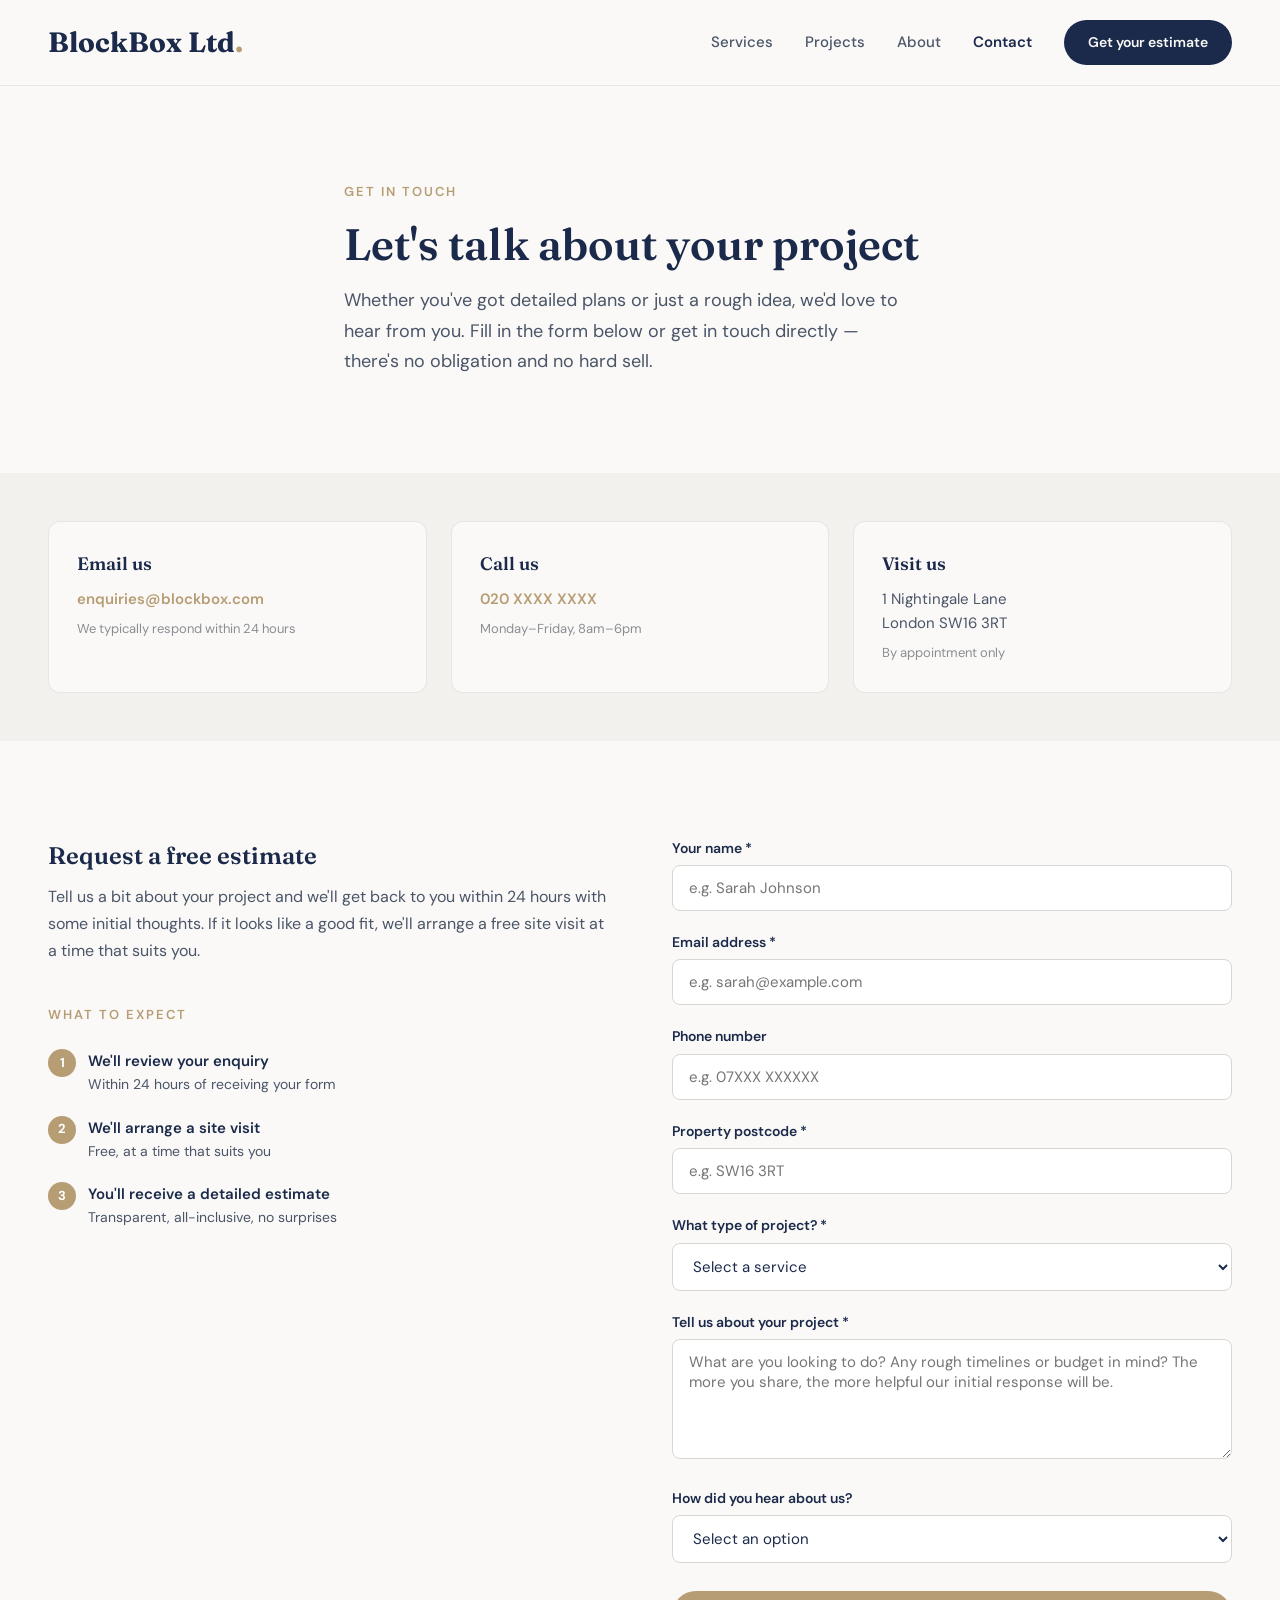
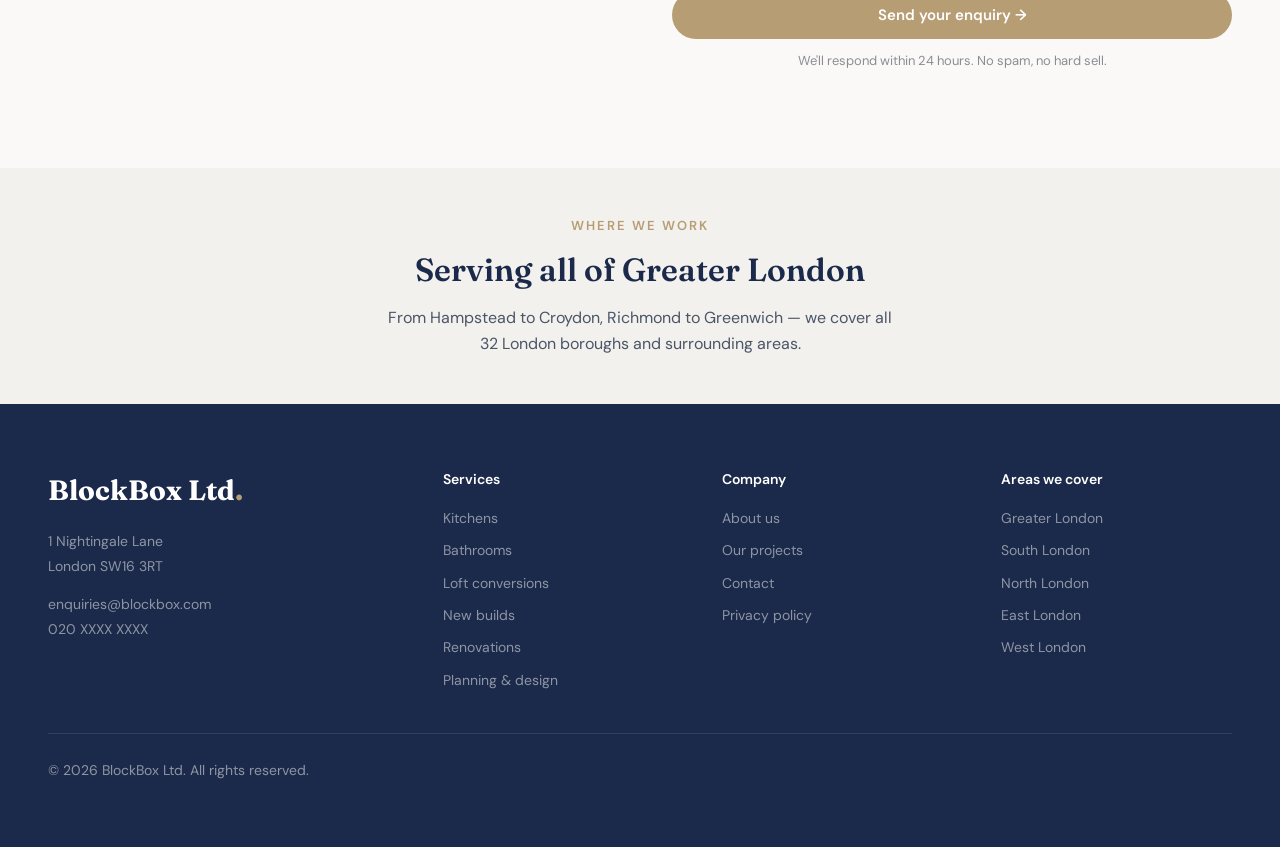
<file: contact.html>
<!DOCTYPE html>
<html lang="en">
<head>
  <meta charset="UTF-8">
  <meta name="viewport" content="width=device-width, initial-scale=1.0">
  <title>Contact Us — BlockBox Ltd</title>
  <meta name="description" content="Get in touch with BlockBox Ltd for a free, no-obligation consultation and estimate. We serve all of Greater London for renovations, new builds, kitchens, bathrooms, and loft conversions.">
  <link rel="preconnect" href="https://fonts.googleapis.com">
  <link rel="preconnect" href="https://fonts.gstatic.com" crossorigin>
  <link href="https://fonts.googleapis.com/css2?family=Fraunces:ital,opsz,wght@0,9..144,400;0,9..144,600;0,9..144,700;1,9..144,400;1,9..144,600&family=DM+Sans:ital,wght@0,400;0,500;0,600;1,400&display=swap" rel="stylesheet">
  <link rel="stylesheet" href="css/style.css">
  <style>
    /* ── CONTACT PAGE EXTRAS ── */
    .contact-hero {
      max-width: 640px;
    }
    .contact-methods {
      display: grid;
      grid-template-columns: repeat(3, 1fr);
      gap: 24px;
      max-width: 1200px;
      margin: 0 auto;
    }
    .contact-method {
      background: var(--bg);
      border: 1px solid var(--border);
      border-radius: 12px;
      padding: 28px;
    }
    .contact-method h3 {
      font-family: 'Fraunces', serif;
      font-size: 18px;
      font-weight: 600;
      margin-bottom: 8px;
      color: var(--ink);
    }
    .contact-method p {
      font-size: 15px;
      color: var(--text);
      line-height: 1.6;
    }
    .contact-method a {
      color: var(--brand);
      font-weight: 600;
    }
    .contact-method a:hover { text-decoration: underline; }

    .form-success {
      display: none;
      text-align: center;
      padding: 48px 24px;
    }
    .form-success h3 {
      font-family: 'Fraunces', serif;
      font-size: 28px;
      font-weight: 600;
      color: var(--ink);
      margin-bottom: 12px;
    }
    .form-success p {
      font-size: 16px;
      color: var(--text);
      line-height: 1.7;
    }

    @media (max-width: 768px) {
      .contact-methods { grid-template-columns: 1fr; }
    }
  </style>
</head>
<body>

<!-- ── NAV ── -->
<nav class="nav">
  <a href="index.html" class="logo">BlockBox Ltd<span>.</span></a>
  <button class="nav-toggle" aria-label="Open menu">
    <span></span><span></span><span></span>
  </button>
  <div class="nav-links">
    <a href="services.html">Services</a>
    <a href="projects.html">Projects</a>
    <a href="about.html">About</a>
    <a href="contact.html" class="active">Contact</a>
    <a href="contact.html" class="nav-cta">Get your estimate</a>
  </div>
</nav>

<!-- ── PAGE HEADER ── -->
<section class="section" style="padding-bottom: 48px;">
  <div class="container contact-hero">
    <div class="section-label">Get in touch</div>
    <div class="section-title">Let's talk about your project</div>
    <div class="section-intro">Whether you've got detailed plans or just a rough idea, we'd love to hear from you. Fill in the form below or get in touch directly — there's no obligation and no hard sell.</div>
  </div>
</section>

<!-- ── CONTACT METHODS ── -->
<section class="section section-warm" style="padding-top: 48px; padding-bottom: 48px;">
  <div class="contact-methods">
    <div class="contact-method">
      <h3>Email us</h3>
      <p><a href="mailto:enquiries@blockbox.com">enquiries@blockbox.com</a></p>
      <p style="margin-top: 8px; font-size: 13px; color: var(--text-light);">We typically respond within 24 hours</p>
    </div>
    <div class="contact-method">
      <h3>Call us</h3>
      <p><a href="tel:+44200000000">020 XXXX XXXX</a></p>
      <p style="margin-top: 8px; font-size: 13px; color: var(--text-light);">Monday–Friday, 8am–6pm</p>
    </div>
    <div class="contact-method">
      <h3>Visit us</h3>
      <p>1 Nightingale Lane<br>London SW16 3RT</p>
      <p style="margin-top: 8px; font-size: 13px; color: var(--text-light);">By appointment only</p>
    </div>
  </div>
</section>

<!-- ── ENQUIRY FORM ── -->
<section class="section">
  <div class="contact-layout">
    <div class="contact-info">
      <h3>Request a free estimate</h3>
      <p>Tell us a bit about your project and we'll get back to you within 24 hours with some initial thoughts. If it looks like a good fit, we'll arrange a free site visit at a time that suits you.</p>

      <div style="margin-top: 40px;">
        <div class="section-label" style="margin-bottom: 24px;">What to expect</div>

        <div style="display: flex; gap: 12px; align-items: flex-start; margin-bottom: 20px;">
          <div style="width: 28px; height: 28px; border-radius: 50%; background: var(--brand); color: white; display: flex; align-items: center; justify-content: center; font-size: 13px; font-weight: 700; flex-shrink: 0;">1</div>
          <div>
            <div style="font-weight: 600; font-size: 15px; color: var(--ink);">We'll review your enquiry</div>
            <div style="font-size: 14px; color: var(--text);">Within 24 hours of receiving your form</div>
          </div>
        </div>

        <div style="display: flex; gap: 12px; align-items: flex-start; margin-bottom: 20px;">
          <div style="width: 28px; height: 28px; border-radius: 50%; background: var(--brand); color: white; display: flex; align-items: center; justify-content: center; font-size: 13px; font-weight: 700; flex-shrink: 0;">2</div>
          <div>
            <div style="font-weight: 600; font-size: 15px; color: var(--ink);">We'll arrange a site visit</div>
            <div style="font-size: 14px; color: var(--text);">Free, at a time that suits you</div>
          </div>
        </div>

        <div style="display: flex; gap: 12px; align-items: flex-start;">
          <div style="width: 28px; height: 28px; border-radius: 50%; background: var(--brand); color: white; display: flex; align-items: center; justify-content: center; font-size: 13px; font-weight: 700; flex-shrink: 0;">3</div>
          <div>
            <div style="font-weight: 600; font-size: 15px; color: var(--ink);">You'll receive a detailed estimate</div>
            <div style="font-size: 14px; color: var(--text);">Transparent, all-inclusive, no surprises</div>
          </div>
        </div>
      </div>
    </div>

    <div>
      <form id="contact-form">
        <div class="form-group">
          <label for="name">Your name *</label>
          <input type="text" id="name" name="name" required placeholder="e.g. Sarah Johnson">
        </div>
        <div class="form-group">
          <label for="email">Email address *</label>
          <input type="email" id="email" name="email" required placeholder="e.g. sarah@example.com">
        </div>
        <div class="form-group">
          <label for="phone">Phone number</label>
          <input type="tel" id="phone" name="phone" placeholder="e.g. 07XXX XXXXXX">
        </div>
        <div class="form-group">
          <label for="postcode">Property postcode *</label>
          <input type="text" id="postcode" name="postcode" required placeholder="e.g. SW16 3RT">
        </div>
        <div class="form-group">
          <label for="service">What type of project? *</label>
          <select id="service" name="service" required>
            <option value="" disabled selected>Select a service</option>
            <option value="kitchen">Kitchen renovation</option>
            <option value="bathroom">Bathroom renovation</option>
            <option value="loft-conversion">Loft conversion</option>
            <option value="new-build">New build</option>
            <option value="renovation">Full renovation</option>
            <option value="demolition">Demolition</option>
            <option value="planning">Planning & design</option>
            <option value="painting">Painting & decorating</option>
            <option value="project-management">Project management</option>
            <option value="other">Other / not sure yet</option>
          </select>
        </div>
        <div class="form-group">
          <label for="message">Tell us about your project *</label>
          <textarea id="message" name="message" required placeholder="What are you looking to do? Any rough timelines or budget in mind? The more you share, the more helpful our initial response will be."></textarea>
        </div>
        <div class="form-group">
          <label for="how-found">How did you hear about us?</label>
          <select id="how-found" name="how-found">
            <option value="" disabled selected>Select an option</option>
            <option value="google">Google search</option>
            <option value="recommendation">Friend or family recommendation</option>
            <option value="social-media">Social media</option>
            <option value="houzz">Houzz</option>
            <option value="drove-past">Drove/walked past a project</option>
            <option value="other">Other</option>
          </select>
        </div>
        <button type="submit" class="btn-primary" style="width: 100%; justify-content: center; margin-top: 8px;">Send your enquiry →</button>
        <p style="font-size: 13px; color: var(--text-light); margin-top: 12px; text-align: center;">We'll respond within 24 hours. No spam, no hard sell.</p>
      </form>

      <div class="form-success" id="form-success">
        <h3>Thank you!</h3>
        <p>We've received your enquiry and will be in touch within 24 hours. In the meantime, feel free to browse our <a href="projects.html" style="color: var(--brand); font-weight: 600;">recent projects</a>.</p>
      </div>
    </div>
  </div>
</section>

<!-- ── MAP PLACEHOLDER ── -->
<section class="section section-warm" style="padding-top: 48px; padding-bottom: 48px;">
  <div class="container" style="text-align: center;">
    <div class="section-label">Where we work</div>
    <div class="section-title" style="font-size: 32px;">Serving all of Greater London</div>
    <p style="font-size: 16px; color: var(--text); max-width: 520px; margin: 16px auto 0;">From Hampstead to Croydon, Richmond to Greenwich — we cover all 32 London boroughs and surrounding areas.</p>
  </div>
</section>

<!-- ── FOOTER ── -->
<footer class="footer">
  <div class="footer-inner">
    <div>
      <a href="index.html" class="logo">BlockBox Ltd<span>.</span></a>
      <p>1 Nightingale Lane<br>London SW16 3RT</p>
      <p style="margin-top: 12px;">enquiries@blockbox.com<br>020 XXXX XXXX</p>
    </div>
    <div class="footer-col">
      <h4>Services</h4>
      <a href="services.html#kitchens">Kitchens</a>
      <a href="services.html#bathrooms">Bathrooms</a>
      <a href="services.html#loft-conversions">Loft conversions</a>
      <a href="services.html#new-builds">New builds</a>
      <a href="services.html#renovations">Renovations</a>
      <a href="services.html#planning">Planning & design</a>
    </div>
    <div class="footer-col">
      <h4>Company</h4>
      <a href="about.html">About us</a>
      <a href="projects.html">Our projects</a>
      <a href="contact.html">Contact</a>
      <a href="#">Privacy policy</a>
    </div>
    <div class="footer-col">
      <h4>Areas we cover</h4>
      <a href="#">Greater London</a>
      <a href="#">South London</a>
      <a href="#">North London</a>
      <a href="#">East London</a>
      <a href="#">West London</a>
    </div>
  </div>
  <div class="footer-bottom">
    <p>© 2026 BlockBox Ltd. All rights reserved.</p>
  </div>
</footer>

<script src="js/main.js"></script>
<script>
  // ── FORM HANDLING ──
  // In production this would submit to a backend / Formspree / Netlify Forms etc.
  // For MVP, we show a success message on submit.
  document.addEventListener('DOMContentLoaded', function () {
    var form = document.getElementById('contact-form');
    var success = document.getElementById('form-success');

    if (form) {
      form.addEventListener('submit', function (e) {
        e.preventDefault();
        form.style.display = 'none';
        success.style.display = 'block';
        window.scrollTo({ top: success.offsetTop - 120, behavior: 'smooth' });
      });
    }
  });
</script>
</body>
</html>
</file>
<file: css/style.css>
/* ══════════════════════════════════════════════════════
   VERSO — Ink & Cloud Design System
   Colour palette: Deep navy, warm white, muted brass
   Typography: Fraunces (serif headings) + DM Sans (body)
   ══════════════════════════════════════════════════════ */

/* ── VARIABLES ── */
:root {
  --bg: #FAF9F7;
  --bg-warm: #F3F1ED;
  --brand: #B69D74;
  --brand-dark: #9A845F;
  --brand-light: #D9CCBA;
  --ink: #1B2A4A;
  --ink-light: #243657;
  --text: #4A5568;
  --text-light: #8A8E94;
  --white: #FFFFFF;
  --border: rgba(0,0,0,0.08);
}

/* ── RESET & BASE ── */
*, *::before, *::after { margin: 0; padding: 0; box-sizing: border-box; }

html { scroll-behavior: smooth; }

body {
  font-family: 'DM Sans', sans-serif;
  color: var(--ink);
  background: var(--bg);
  line-height: 1.6;
  -webkit-font-smoothing: antialiased;
}

img { max-width: 100%; height: auto; display: block; }
a { text-decoration: none; color: inherit; }

/* ── UTILITY ── */
.container { max-width: 1200px; margin: 0 auto; padding: 0 24px; }
.sr-only { position: absolute; width: 1px; height: 1px; overflow: hidden; clip: rect(0,0,0,0); }

/* ── NAVIGATION ── */
.nav {
  display: flex;
  justify-content: space-between;
  align-items: center;
  padding: 20px 48px;
  background: var(--bg);
  position: sticky;
  top: 0;
  z-index: 100;
  border-bottom: 1px solid var(--border);
}
.logo {
  font-family: 'Fraunces', serif;
  font-size: 28px;
  font-weight: 700;
  color: var(--ink);
}
.logo span { color: var(--brand); }
.nav-links {
  display: flex;
  gap: 32px;
  align-items: center;
}
.nav-links a {
  font-size: 15px;
  font-weight: 500;
  color: var(--text);
  transition: color 0.2s;
}
.nav-links a:hover { color: var(--ink); }
.nav-links a.active { color: var(--ink); font-weight: 600; }
.nav-cta {
  background: var(--ink);
  color: var(--bg) !important;
  padding: 11px 24px;
  border-radius: 32px;
  font-weight: 600 !important;
  font-size: 14px !important;
  transition: background 0.2s;
}
.nav-cta:hover { background: var(--ink-light); }

/* Mobile menu toggle */
.nav-toggle {
  display: none;
  background: none;
  border: none;
  cursor: pointer;
  padding: 8px;
}
.nav-toggle span {
  display: block;
  width: 24px;
  height: 2px;
  background: var(--ink);
  margin: 6px 0;
  transition: all 0.3s;
}

/* ── BUTTONS ── */
.btn-primary {
  display: inline-flex;
  align-items: center;
  gap: 8px;
  background: var(--brand);
  color: var(--white);
  padding: 14px 28px;
  border-radius: 32px;
  font-size: 15px;
  font-weight: 600;
  border: none;
  cursor: pointer;
  transition: background 0.2s;
  font-family: 'DM Sans', sans-serif;
}
.btn-primary:hover { background: var(--brand-dark); }
.btn-secondary {
  display: inline-flex;
  align-items: center;
  gap: 8px;
  background: transparent;
  color: var(--ink);
  padding: 14px 28px;
  border-radius: 32px;
  font-size: 15px;
  font-weight: 600;
  border: 1.5px solid var(--ink);
  cursor: pointer;
  transition: all 0.2s;
  font-family: 'DM Sans', sans-serif;
}
.btn-secondary:hover { background: var(--ink); color: var(--bg); }
.btn-note {
  display: block;
  margin-top: 10px;
  font-size: 13px;
  color: var(--text-light);
}

/* ── SECTION HELPERS ── */
.section { padding: 96px 48px; }
.section-warm { background: var(--bg-warm); }
.section-ink { background: var(--ink); color: var(--white); }
.section-ink .section-label { color: var(--brand); }
.section-ink .section-title { color: var(--white); }
.section-ink .section-intro { color: rgba(255,255,255,0.65); }

.section-label {
  font-size: 13px;
  font-weight: 600;
  letter-spacing: 2px;
  text-transform: uppercase;
  color: var(--brand);
  margin-bottom: 16px;
}
.section-title {
  font-family: 'Fraunces', serif;
  font-size: 44px;
  font-weight: 600;
  line-height: 1.15;
  margin-bottom: 16px;
  color: var(--ink);
}
.section-intro {
  font-size: 18px;
  color: var(--text);
  max-width: 560px;
  line-height: 1.7;
  margin-bottom: 48px;
}

/* ── HERO ── */
.hero {
  padding: 48px 48px 80px;
  max-width: 1200px;
  margin: 0 auto;
}
.hero-inner {
  display: flex;
  gap: 48px;
  align-items: flex-start;
}
.hero-text {
  flex: 1;
  padding-top: 24px;
}
.hero h1 {
  font-family: 'Fraunces', serif;
  font-size: 52px;
  line-height: 1.12;
  font-weight: 600;
  color: var(--ink);
  margin-bottom: 24px;
}
.hero h1 em {
  font-style: italic;
  color: var(--brand);
}
.hero-text p {
  font-size: 18px;
  line-height: 1.7;
  color: var(--text);
  margin-bottom: 32px;
  max-width: 480px;
}
.hero-image {
  flex: 1.2;
  aspect-ratio: 4/3;
  border-radius: 12px;
  overflow: hidden;
}
.hero-image img {
  width: 100%;
  height: 100%;
  object-fit: cover;
}

/* ── PRESS BAR ── */
.press-bar {
  padding: 28px 48px;
  display: flex;
  justify-content: center;
  align-items: center;
  gap: 48px;
  opacity: 0.35;
  flex-wrap: wrap;
}
.press-logo {
  font-family: 'Fraunces', serif;
  font-size: 18px;
  color: var(--ink);
  font-weight: 600;
  font-style: italic;
  white-space: nowrap;
}

/* ── TESTIMONIALS ── */
.testimonials-grid {
  display: grid;
  grid-template-columns: repeat(3, 1fr);
  gap: 32px;
  max-width: 1200px;
  margin: 0 auto;
}
.testimonial-card {
  background: var(--bg);
  padding: 32px;
  border-radius: 12px;
}
.section-warm .testimonial-card { background: var(--bg); }
.stars {
  color: var(--brand);
  font-size: 18px;
  letter-spacing: 2px;
  margin-bottom: 16px;
}
.testimonial-card blockquote {
  font-family: 'Fraunces', serif;
  font-size: 17px;
  line-height: 1.5;
  color: var(--ink);
  font-weight: 400;
  margin-bottom: 20px;
  font-style: italic;
}
.testimonial-author {
  font-size: 14px;
  font-weight: 600;
  color: var(--ink);
}
.testimonial-location {
  font-size: 13px;
  color: var(--text-light);
}

/* ── SERVICE ROWS (editorial style) ── */
.service-row {
  display: flex;
  gap: 56px;
  align-items: center;
  margin-bottom: 72px;
  max-width: 1200px;
  margin-left: auto;
  margin-right: auto;
}
.service-row:last-child { margin-bottom: 0; }
.service-row.reverse { flex-direction: row-reverse; }
.service-image {
  flex: 1;
  aspect-ratio: 4/3;
  border-radius: 12px;
  overflow: hidden;
}
.service-image img {
  width: 100%;
  height: 100%;
  object-fit: cover;
}
.service-content { flex: 1; }
.service-content h3 {
  font-family: 'Fraunces', serif;
  font-size: 32px;
  font-weight: 600;
  margin-bottom: 12px;
  color: var(--ink);
}
.service-content p {
  font-size: 16px;
  line-height: 1.7;
  color: var(--text);
  margin-bottom: 20px;
}
.service-link {
  color: var(--brand);
  font-weight: 600;
  font-size: 15px;
  display: inline-flex;
  align-items: center;
  gap: 6px;
  transition: color 0.2s;
}
.service-link:hover { color: var(--brand-dark); }

/* ── PROCESS STEPS ── */
.process-grid {
  display: grid;
  grid-template-columns: repeat(4, 1fr);
  gap: 40px;
  max-width: 1200px;
  margin: 0 auto;
}
.process-step .step-number {
  font-family: 'Fraunces', serif;
  font-size: 56px;
  font-weight: 600;
  color: var(--brand);
  line-height: 1;
  margin-bottom: 16px;
}
.process-step h3 {
  font-family: 'Fraunces', serif;
  font-size: 20px;
  font-weight: 600;
  margin-bottom: 10px;
  color: var(--white);
}
.process-step p {
  font-size: 14px;
  line-height: 1.6;
  color: rgba(255,255,255,0.55);
}

/* ── PROJECT CARDS ── */
.projects-grid {
  display: grid;
  grid-template-columns: repeat(3, 1fr);
  gap: 24px;
}
.project-card {
  border-radius: 12px;
  overflow: hidden;
  cursor: pointer;
  transition: transform 0.2s;
}
.project-card:hover { transform: translateY(-4px); }
.project-img {
  aspect-ratio: 4/3;
  overflow: hidden;
}
.project-img img {
  width: 100%;
  height: 100%;
  object-fit: cover;
  transition: transform 0.4s;
}
.project-card:hover .project-img img { transform: scale(1.04); }
.project-info { padding: 18px 4px; }
.project-type {
  font-size: 12px;
  font-weight: 600;
  color: var(--brand);
  text-transform: uppercase;
  letter-spacing: 1px;
  margin-bottom: 4px;
}
.project-info h3 {
  font-family: 'Fraunces', serif;
  font-size: 20px;
  font-weight: 600;
  margin-bottom: 4px;
  color: var(--ink);
}
.project-info p { font-size: 14px; color: var(--text-light); }

/* ── WHY / FEATURES ── */
.why-layout {
  display: flex;
  gap: 64px;
  align-items: flex-start;
  max-width: 1200px;
  margin: 0 auto;
}
.why-text { flex: 1; }
.why-text .section-intro { margin-bottom: 0; }
.why-features { flex: 1; }
.why-feature {
  padding: 24px 0;
  border-bottom: 1px solid var(--border);
}
.why-feature:first-child { padding-top: 0; }
.why-feature:last-child { border-bottom: none; }
.why-feature h3 {
  font-family: 'Fraunces', serif;
  font-size: 20px;
  font-weight: 600;
  margin-bottom: 6px;
  color: var(--ink);
}
.why-feature p {
  font-size: 15px;
  color: var(--text);
  line-height: 1.6;
}

/* ── FAQ ── */
.faq-list { max-width: 720px; }
.faq-item {
  border-bottom: 1px solid var(--border);
  padding: 24px 0;
}
.faq-question {
  font-family: 'Fraunces', serif;
  font-size: 20px;
  font-weight: 600;
  cursor: pointer;
  display: flex;
  justify-content: space-between;
  align-items: center;
  background: none;
  border: none;
  width: 100%;
  text-align: left;
  color: var(--ink);
  padding: 0;
}
.faq-question::after {
  content: '+';
  color: var(--brand);
  font-size: 24px;
  font-weight: 400;
  transition: transform 0.2s;
  flex-shrink: 0;
  margin-left: 16px;
}
.faq-item.open .faq-question::after {
  content: '−';
}
.faq-answer {
  font-size: 15px;
  color: var(--text);
  line-height: 1.7;
  margin-top: 12px;
  display: none;
}
.faq-item.open .faq-answer { display: block; }

/* ── CTA BANNER ── */
.cta-banner {
  background: var(--ink);
  padding: 80px 48px;
  text-align: center;
}
.cta-banner h2 {
  font-family: 'Fraunces', serif;
  font-size: 40px;
  font-weight: 600;
  color: var(--white);
  margin-bottom: 16px;
}
.cta-banner p {
  color: rgba(255,255,255,0.65);
  font-size: 18px;
  margin-bottom: 32px;
}

/* ── FOOTER ── */
.footer {
  background: var(--ink);
  color: rgba(255,255,255,0.5);
  padding: 64px 48px;
}
.footer-inner {
  max-width: 1200px;
  margin: 0 auto;
  display: grid;
  grid-template-columns: 1.5fr 1fr 1fr 1fr;
  gap: 48px;
}
.footer .logo {
  color: var(--white);
  margin-bottom: 16px;
  display: block;
}
.footer p { font-size: 14px; line-height: 1.8; }
.footer-col h4 {
  color: var(--white);
  font-size: 14px;
  font-weight: 600;
  margin-bottom: 16px;
}
.footer-col a {
  display: block;
  color: rgba(255,255,255,0.5);
  font-size: 14px;
  margin-bottom: 10px;
  transition: color 0.2s;
}
.footer-col a:hover { color: rgba(255,255,255,0.8); }
.footer-bottom {
  max-width: 1200px;
  margin: 32px auto 0;
  padding-top: 24px;
  border-top: 1px solid rgba(255,255,255,0.1);
  font-size: 13px;
}

/* ── CONTACT FORM ── */
.contact-layout {
  display: grid;
  grid-template-columns: 1fr 1fr;
  gap: 64px;
  max-width: 1200px;
  margin: 0 auto;
}
.contact-info h3 {
  font-family: 'Fraunces', serif;
  font-size: 24px;
  font-weight: 600;
  margin-bottom: 8px;
  color: var(--ink);
}
.contact-info p {
  font-size: 16px;
  color: var(--text);
  line-height: 1.7;
  margin-bottom: 32px;
}
.contact-detail {
  display: flex;
  gap: 12px;
  align-items: flex-start;
  margin-bottom: 20px;
}
.contact-detail .label {
  font-size: 13px;
  font-weight: 600;
  color: var(--text-light);
  text-transform: uppercase;
  letter-spacing: 1px;
}
.contact-detail .value {
  font-size: 16px;
  color: var(--ink);
  font-weight: 500;
}
.form-group { margin-bottom: 20px; }
.form-group label {
  display: block;
  font-size: 14px;
  font-weight: 600;
  color: var(--ink);
  margin-bottom: 6px;
}
.form-group input,
.form-group textarea,
.form-group select {
  width: 100%;
  padding: 12px 16px;
  border: 1px solid #D8D6D2;
  border-radius: 8px;
  font-family: 'DM Sans', sans-serif;
  font-size: 15px;
  color: var(--ink);
  background: var(--white);
  transition: border-color 0.2s;
}
.form-group input:focus,
.form-group textarea:focus,
.form-group select:focus {
  outline: none;
  border-color: var(--brand);
}
.form-group textarea { resize: vertical; min-height: 120px; }

/* ── ABOUT PAGE ── */
.about-hero {
  display: flex;
  gap: 56px;
  align-items: center;
  max-width: 1200px;
  margin: 0 auto;
}
.about-hero-text { flex: 1; }
.about-hero-image {
  flex: 1;
  aspect-ratio: 4/3;
  border-radius: 12px;
  overflow: hidden;
}
.about-hero-image img {
  width: 100%;
  height: 100%;
  object-fit: cover;
}
.values-grid {
  display: grid;
  grid-template-columns: repeat(3, 1fr);
  gap: 40px;
  max-width: 1200px;
  margin: 0 auto;
}
.value-card h3 {
  font-family: 'Fraunces', serif;
  font-size: 22px;
  font-weight: 600;
  margin-bottom: 8px;
  color: var(--ink);
}
.value-card p {
  font-size: 15px;
  color: var(--text);
  line-height: 1.6;
}

/* ── SERVICES PAGE ── */
.services-hero {
  max-width: 720px;
}
.service-detail {
  display: flex;
  gap: 56px;
  align-items: center;
  max-width: 1200px;
  margin: 0 auto 72px;
}
.service-detail:last-child { margin-bottom: 0; }
.service-detail.reverse { flex-direction: row-reverse; }
.service-detail-image {
  flex: 1;
  aspect-ratio: 4/3;
  border-radius: 12px;
  overflow: hidden;
}
.service-detail-image img {
  width: 100%;
  height: 100%;
  object-fit: cover;
}
.service-detail-content { flex: 1; }
.service-detail-content h2 {
  font-family: 'Fraunces', serif;
  font-size: 36px;
  font-weight: 600;
  margin-bottom: 16px;
  color: var(--ink);
}
.service-detail-content p {
  font-size: 16px;
  line-height: 1.7;
  color: var(--text);
  margin-bottom: 16px;
}
.service-includes {
  list-style: none;
  margin: 16px 0 24px;
}
.service-includes li {
  font-size: 15px;
  color: var(--text);
  padding: 6px 0;
  padding-left: 24px;
  position: relative;
}
.service-includes li::before {
  content: '✓';
  position: absolute;
  left: 0;
  color: var(--brand);
  font-weight: 700;
}

/* ── PAGE HEADER ── */
.page-header {
  padding: 48px 48px 0;
  max-width: 1200px;
  margin: 0 auto;
}

/* ── PLACEHOLDER ── */
.placeholder-note {
  font-size: 14px;
  color: var(--text-light);
  font-style: italic;
  padding: 16px 20px;
  background: var(--bg-warm);
  border-radius: 8px;
  border-left: 3px solid var(--brand);
}

/* ══════════════════════════════════════════════════════
   RESPONSIVE
   ══════════════════════════════════════════════════════ */

@media (max-width: 1024px) {
  .hero h1 { font-size: 42px; }
  .section-title { font-size: 36px; }
  .process-grid { grid-template-columns: repeat(2, 1fr); }
  .footer-inner { grid-template-columns: 1fr 1fr; }
}

@media (max-width: 768px) {
  /* Nav */
  .nav { padding: 16px 24px; }
  .nav-toggle { display: block; }
  .nav-links {
    display: none;
    position: absolute;
    top: 100%;
    left: 0;
    right: 0;
    background: var(--bg);
    flex-direction: column;
    padding: 24px;
    gap: 16px;
    border-bottom: 1px solid var(--border);
    box-shadow: 0 8px 24px rgba(0,0,0,0.06);
  }
  .nav-links.open { display: flex; }
  .nav-cta { width: 100%; text-align: center; display: block; }

  /* Hero */
  .hero { padding: 32px 24px 56px; }
  .hero-inner { flex-direction: column; gap: 32px; }
  .hero-text { padding-top: 0; }
  .hero h1 { font-size: 36px; }
  .hero-image { aspect-ratio: 16/10; }

  /* Sections */
  .section { padding: 64px 24px; }
  .section-title { font-size: 32px; }
  .section-intro { font-size: 16px; }

  /* Testimonials */
  .testimonials-grid { grid-template-columns: 1fr; gap: 20px; }

  /* Services */
  .service-row,
  .service-row.reverse,
  .service-detail,
  .service-detail.reverse { flex-direction: column; gap: 24px; }

  /* Process */
  .process-grid { grid-template-columns: 1fr 1fr; gap: 24px; }

  /* Projects */
  .projects-grid { grid-template-columns: 1fr; gap: 20px; }

  /* Why */
  .why-layout { flex-direction: column; gap: 40px; }

  /* About */
  .about-hero { flex-direction: column; gap: 32px; }
  .values-grid { grid-template-columns: 1fr; gap: 24px; }

  /* Contact */
  .contact-layout { grid-template-columns: 1fr; gap: 40px; }

  /* Footer */
  .footer { padding: 48px 24px; }
  .footer-inner { grid-template-columns: 1fr; gap: 32px; }

  /* CTA */
  .cta-banner { padding: 56px 24px; }
  .cta-banner h2 { font-size: 32px; }

  /* Press bar */
  .press-bar { gap: 24px; padding: 24px; }
  .press-logo { font-size: 15px; }
}

@media (max-width: 480px) {
  .hero h1 { font-size: 30px; }
  .section-title { font-size: 28px; }
  .process-grid { grid-template-columns: 1fr; }
  .btn-primary, .btn-secondary { width: 100%; justify-content: center; }
}
</file>
